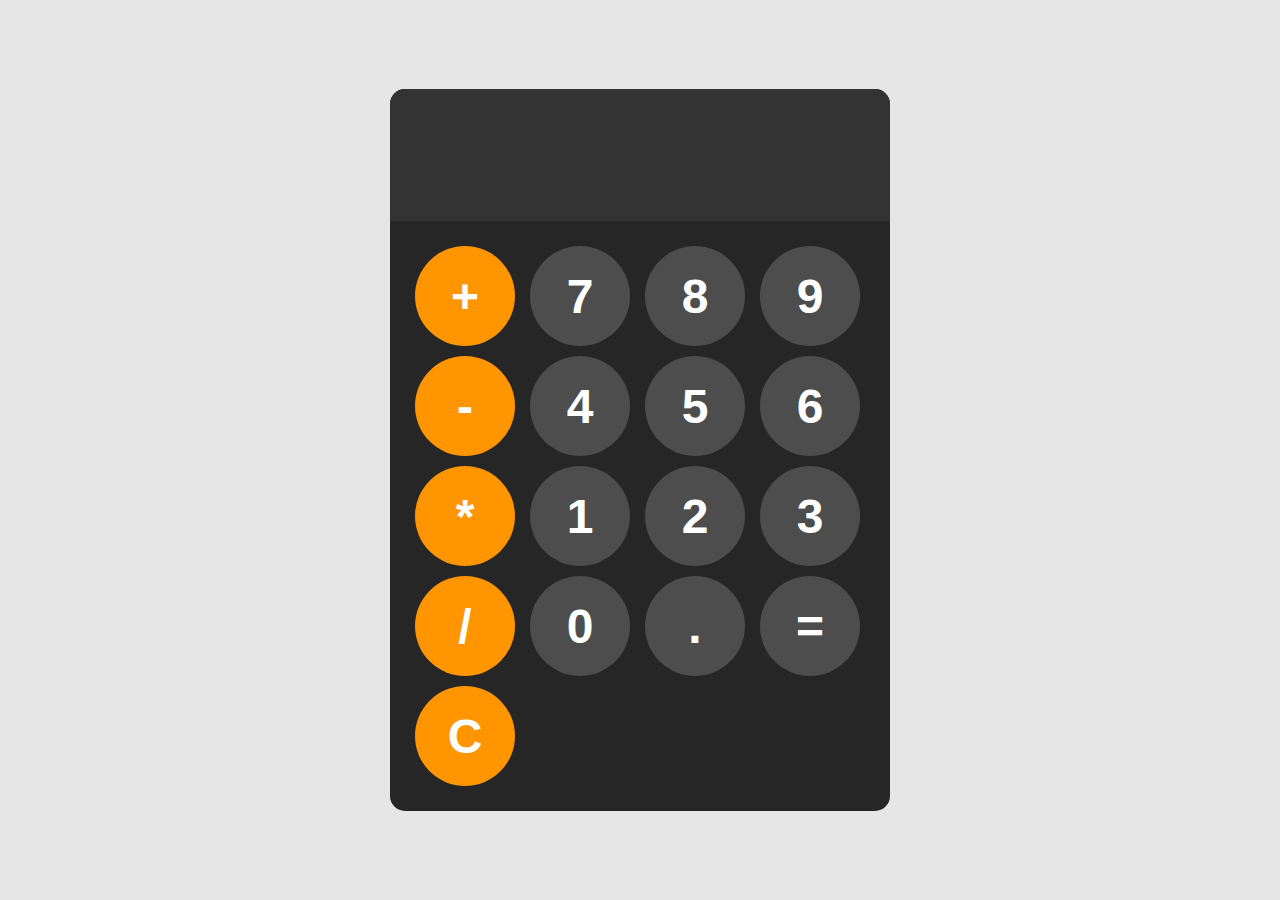
<file: calculator program/index.html>
<!DOCTYPE html>
<html lang="en">
<head>
    <meta charset="UTF-8">
    <meta name="viewport" content="width=device-width, initial-scale=1.0">
    <title>Calculator Program</title>
    <link rel="stylesheet" href="styles.css">
</head>
<body>

    <div id="calculator">
        <input id="display" readonly>
        <div id="keys">
            <button onclick="appendToDisplay('+')" class="operator-btn">+</button>
            <button onclick="appendToDisplay('7')">7</button>
            <button onclick="appendToDisplay('8')">8</button>
            <button onclick="appendToDisplay('9')">9</button>
            <button onclick="appendToDisplay('-')" class="operator-btn">-</button>
            <button onclick="appendToDisplay('4')">4</button>
            <button onclick="appendToDisplay('5')">5</button>
            <button onclick="appendToDisplay('6')">6</button>
            <button onclick="appendToDisplay('*')" class="operator-btn">*</button>
            <button onclick="appendToDisplay('1')">1</button>
            <button onclick="appendToDisplay('2')">2</button>
            <button onclick="appendToDisplay('3')">3</button>
            <button onclick="appendToDisplay('/')" class="operator-btn">/</button>
            <button onclick="appendToDisplay('0')">0</button>
            <button onclick="appendToDisplay('.')">.</button>
            <button onclick="calculate()">=</button>
            <button onclick="clearDisplay()" class="operator-btn">C</button>
        </div>
    </div>

    <script src="cp.js"></script>    
</body>
</html>
</file>
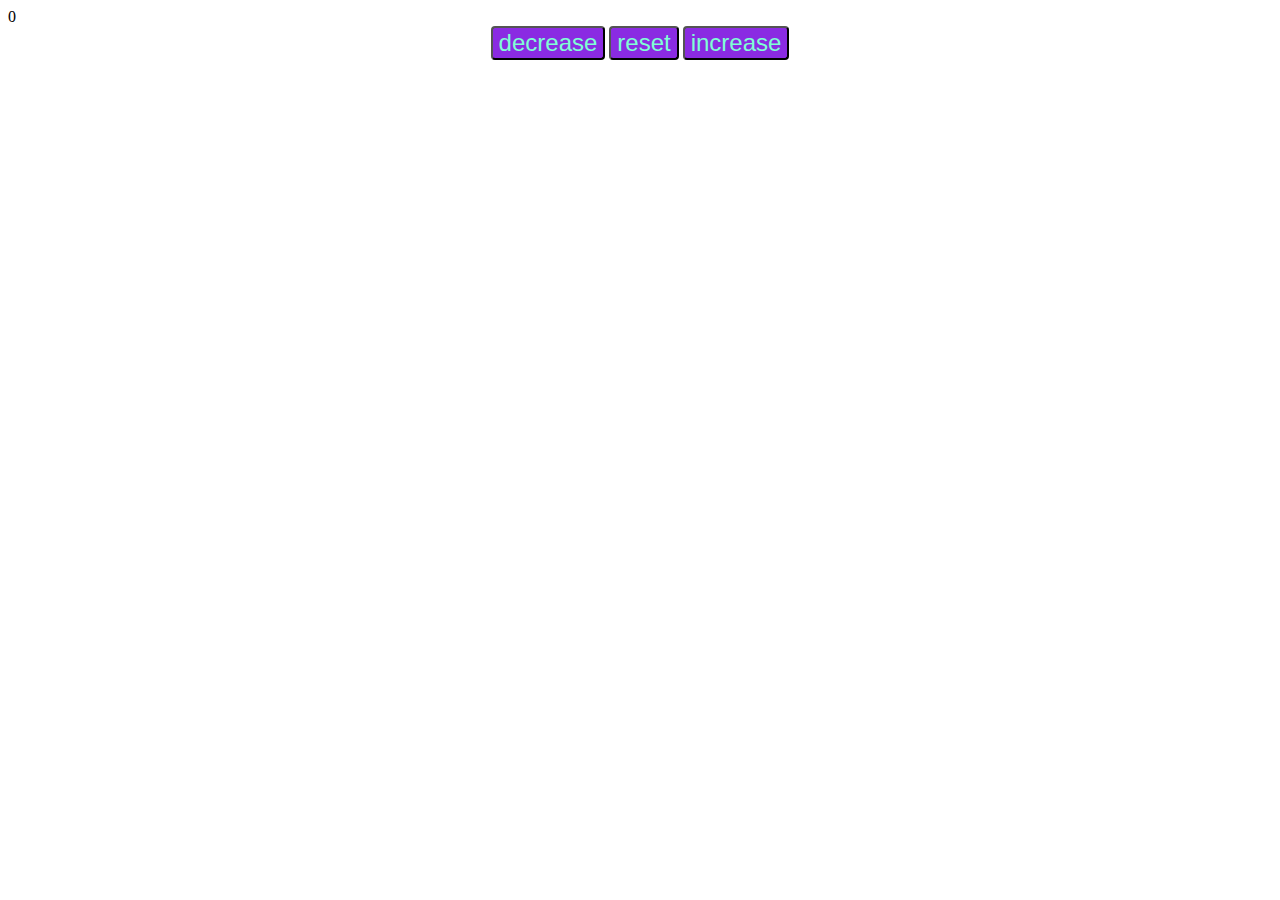
<file: counter program/index.html>
<!DOCTYPE html>
<html lang="en">
<head>
    <meta charset="UTF-8">
    <meta name="viewport" content="width=device-width, initial-scale=1.0">
    <title>Website</title>
    <link rel="stylesheet" href="style.css">
</head>
<body>
    <label id="countlabel">0</label><br>
    <div id="btnContainer">
        <button id="decreaseBtn" class="buttons">decrease</button>
        <button id="resetBtn" class="buttons">reset</button>
        <button id="increaseBtn" class="buttons">increase</button>
    </div>
    

    <script src="index.js"></script> 
    
</body>
</html>
</file>
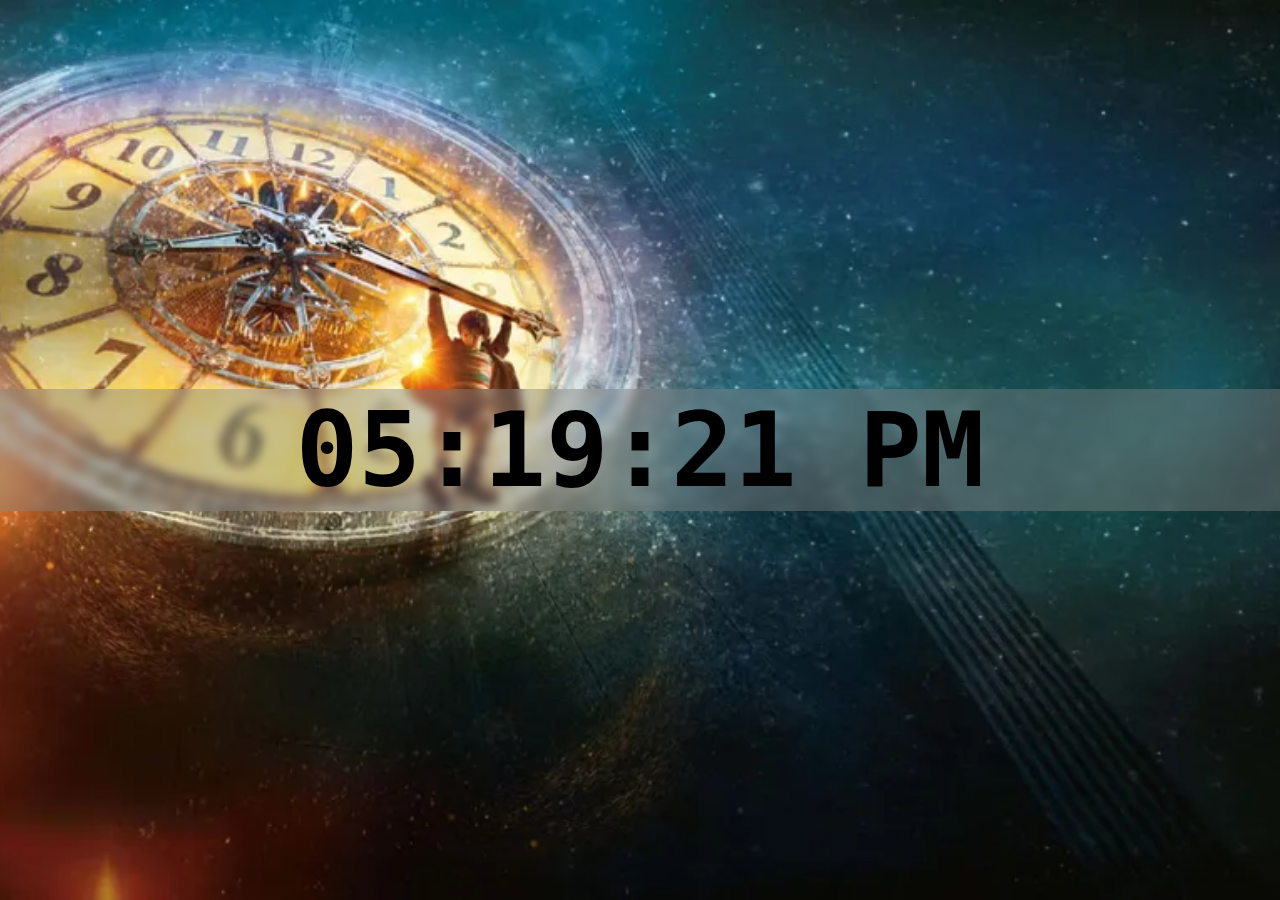
<file: Digital Clock program/index.html>
<!DOCTYPE html>
<html lang="en">
<head>
    <meta charset="UTF-8">
    <meta name="viewport" content="width=device-width, initial-scale=1.0">
    <title>Digital Clock</title>
    <link rel="stylesheet" href="style.css">
</head>
<body>

    <div id="clock-container">
        <div id="clock">00:00:00</div>
    </div>

    <script src="dcp.js"></script>
</body>
</html>
</file>
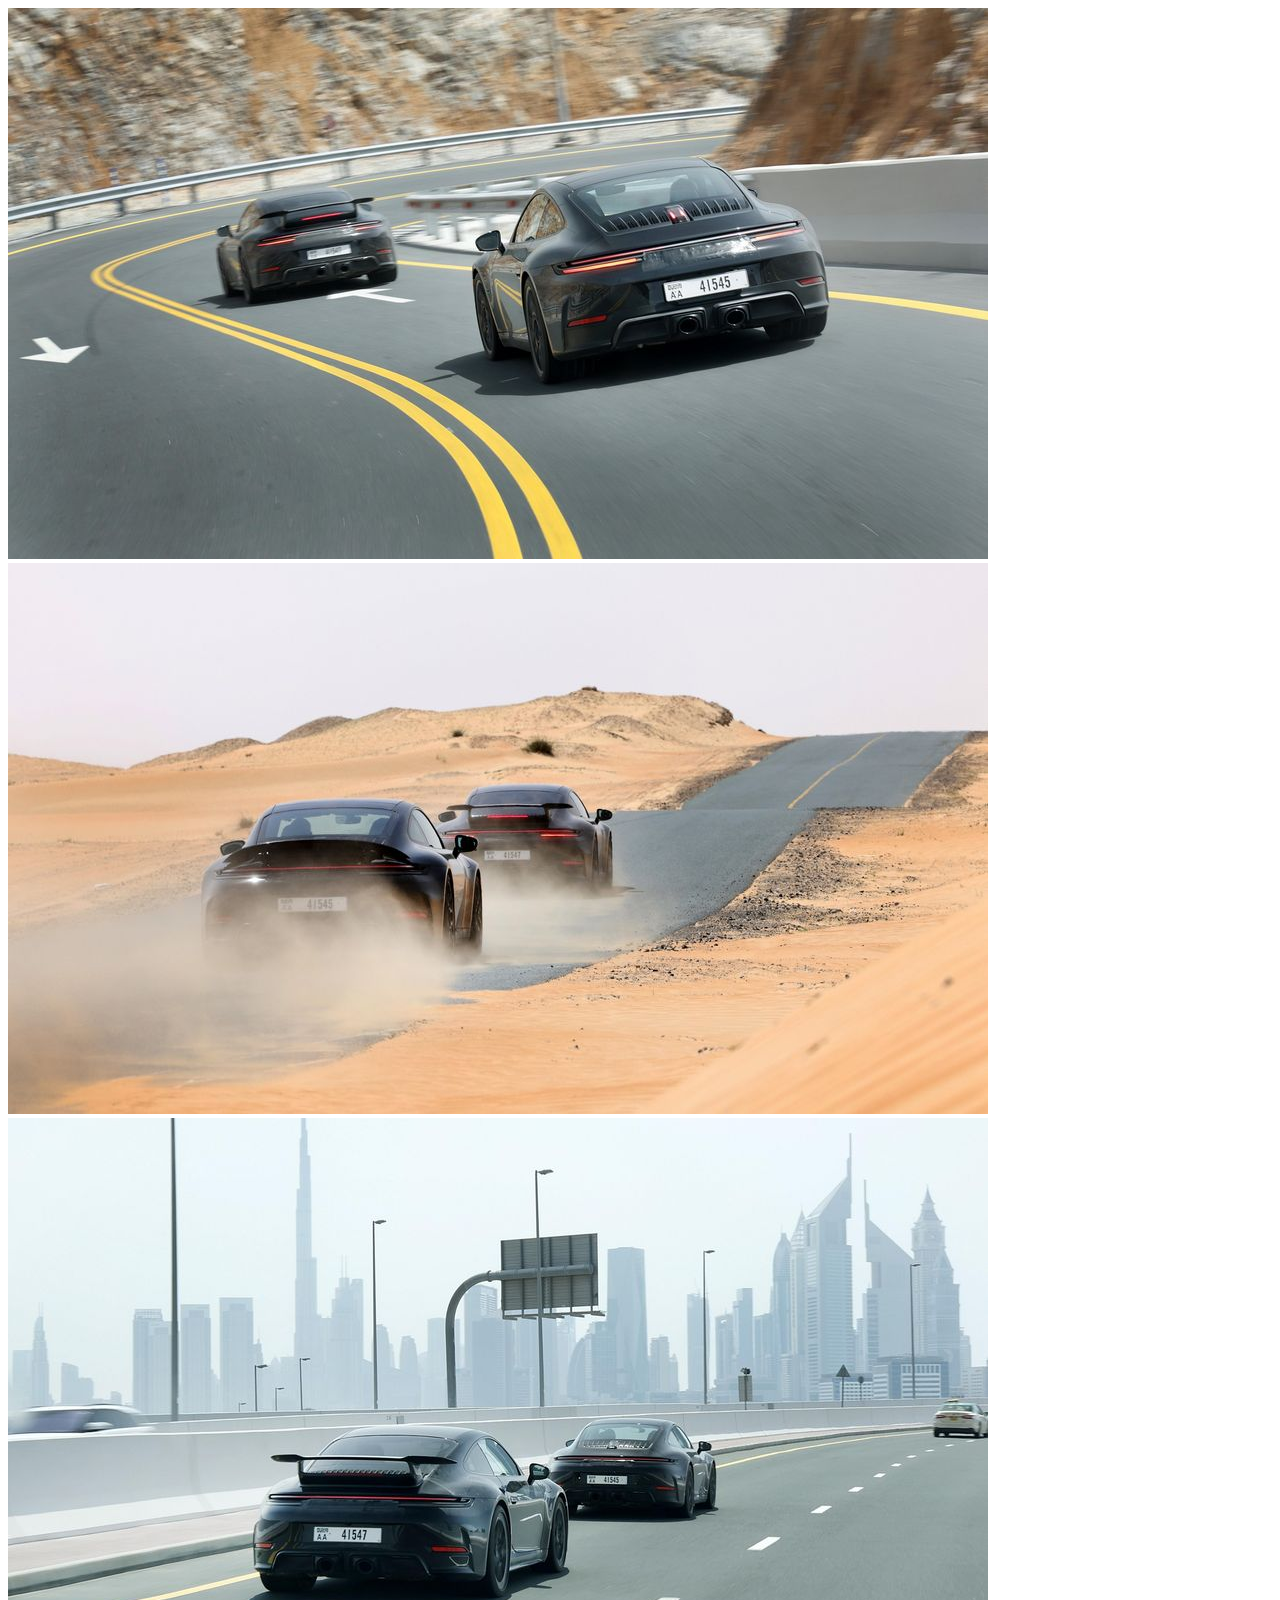
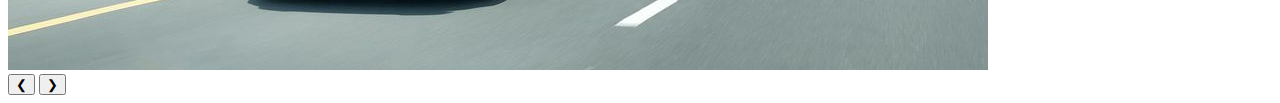
<file: Image Slider/index.html>
<!DOCTYPE html>
<html lang="en">
<head>
    <meta charset="UTF-8">
    <meta name="viewport" content="width=device-width, initial-scale=1.0">
    <title>Image Slider</title>
    <link rel="stylesheets" href="styles.css">
</head>
<body>
    <div class="slider">
        <div class="slides">
            <img class="slide" src="img-8.jpg" alt="Image #1">
            <img class="slide" src="img-9.jpg" alt="Image #2">
            <img class="slide" src="img-10.jpg" alt="Image #3">
        </div>
        <button class="prev" onclick="prevSlide()">&#10094</button>
        <button class="next" onclick="nextSlide()">&#10095</button>
    </div>

    <script src="imgslider.js"></script>    
</body>
</html>
</file>
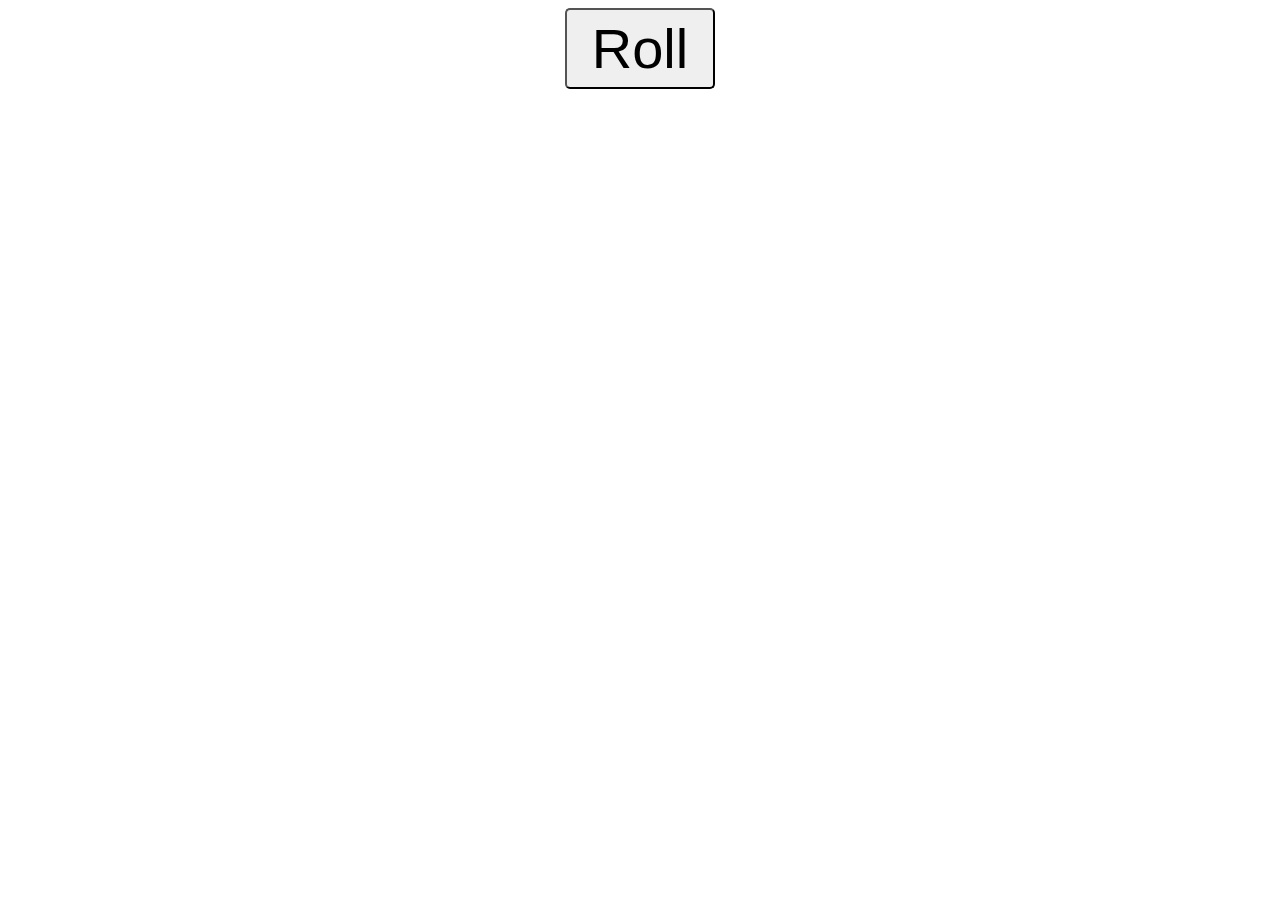
<file: random number generator/index.html>
<!DOCTYPE html>
<html lang="en">
<head>
    <meta charset="UTF-8">
    <meta name="viewport" content="width=device-width, initial-scale=1.0">
    <title>Random Number Generator</title>
    <link rel="stylesheet" href="style.css">
</head>
<body>
    <button id="myButton"> Roll </button><br>
    <label id="myLabel"></label>
    <script src="index.js"></script>
    
</body>
</html>
</file>
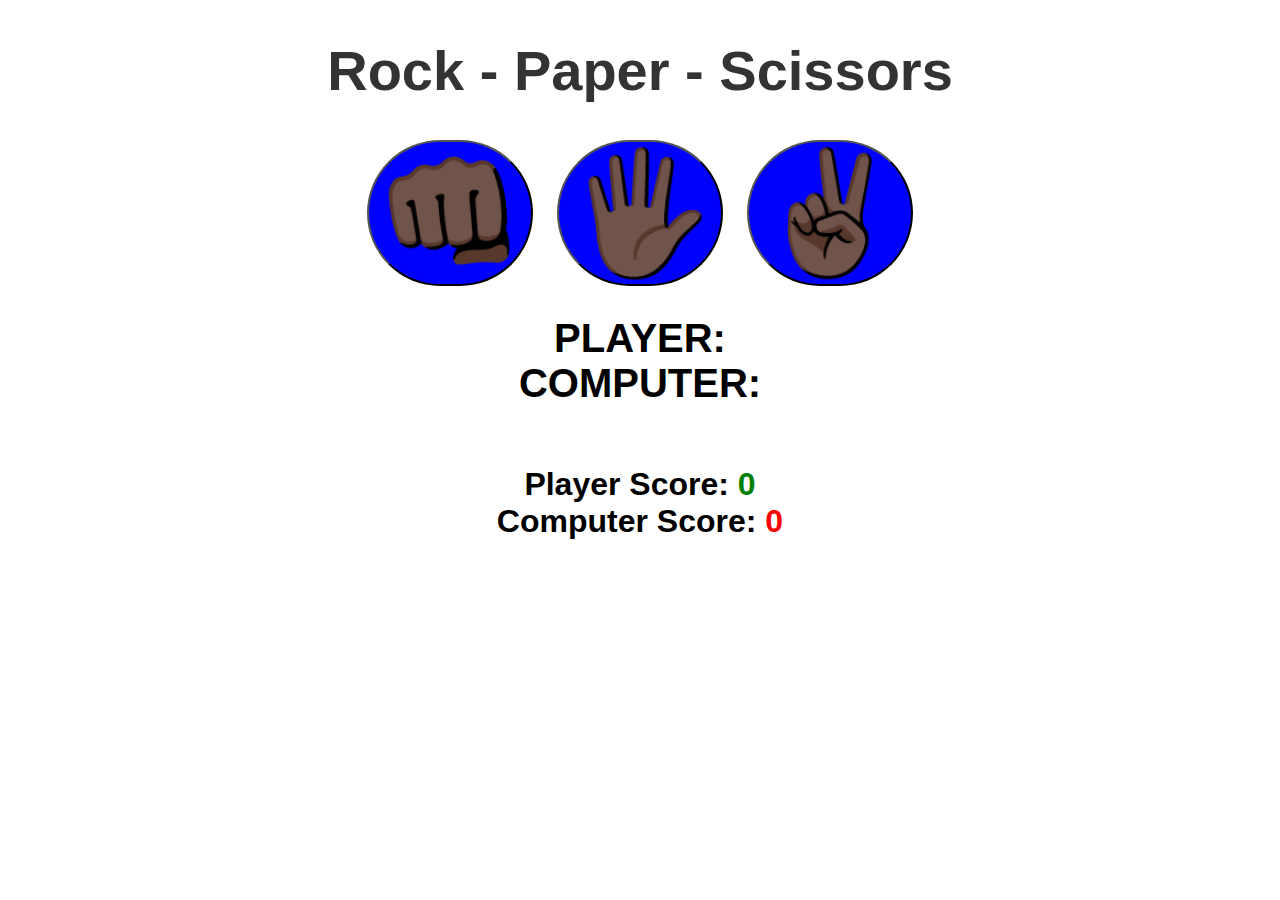
<file: Rock-paper-scissors game/index.html>
<!DOCTYPE html>
<html lang="en">
<head>
    <meta charset="UTF-8">
    <meta name="viewport" content="width=device-width, initial-scale=1.0">
    <title>Rock-Paper-Scissors Game</title>
    <link rel="stylesheet" href="styles.css">
</head>
<body>

    <h1>Rock - Paper - Scissors</h1>
    <div class="choices">
        <button onclick="playGame('rock')">👊🏿</button>
        <button onclick="playGame('paper')">🖐🏿</button>
        <button onclick="playGame('scissors')">✌🏿</button>
    </div>
    <div id="playerDisplay">PLAYER: </div>
    <div id="computerDisplay">COMPUTER: </div>
    <div id="resultDisplay"></div>

    <div class="scoreDisplay"> Player Score: 
        <span id="playerScoreDisplay">0</span>
    </div>

    <div class="scoreDisplay"> Computer Score: 
        <span id="computerScoreDisplay">0</span>
    </div>

    <script src="rps.js"></script>    
</body>
</html>
</file>
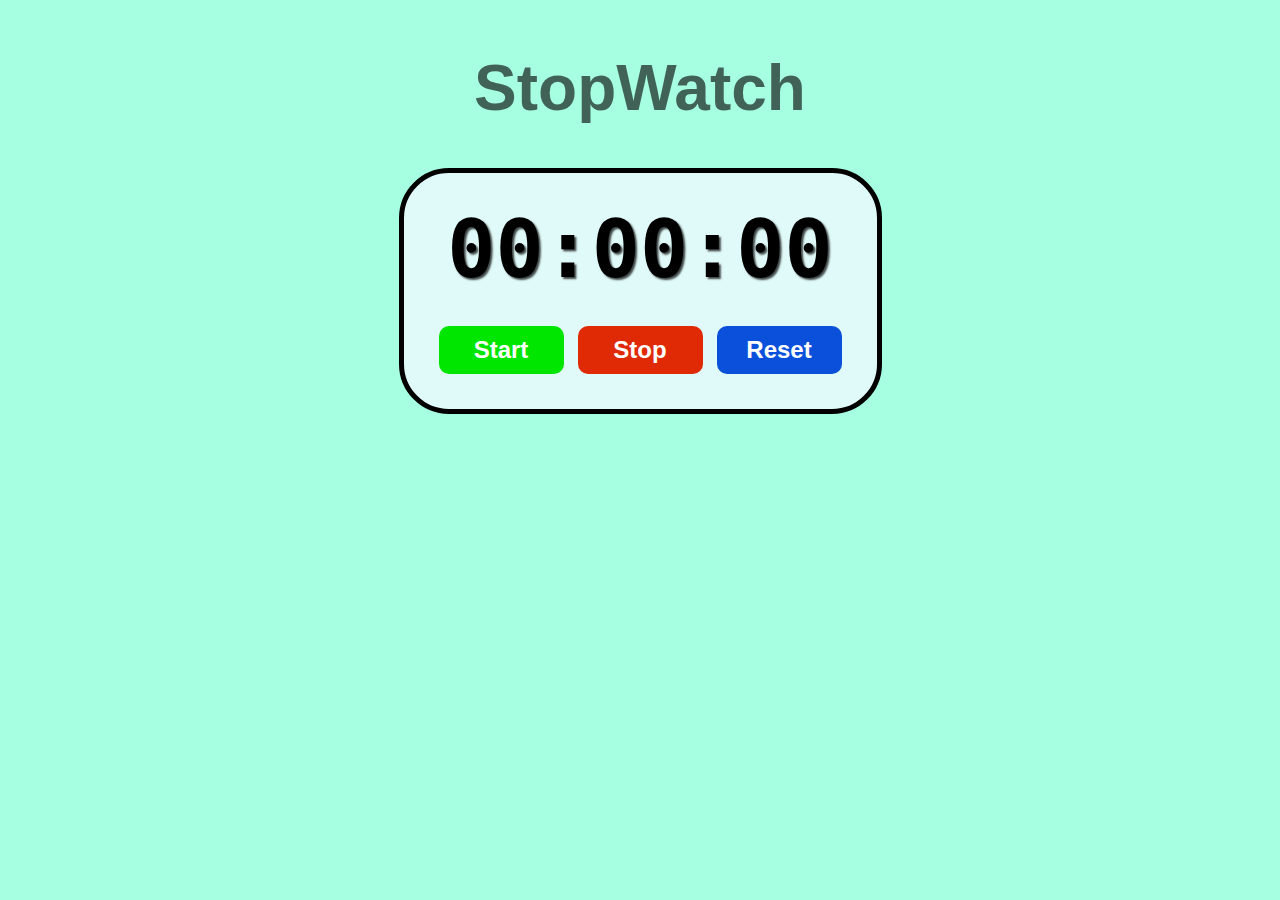
<file: stopwatch program/index.html>
<!DOCTYPE html>
<html lang="en">
<head>
    <meta charset="UTF-8">
    <meta name="viewport" content="width=device-width, initial-scale=1.0">
    <title>StopWatch program</title>
    <link rel="stylesheet" href="styles.css">
</head>
<body>
    
    <h1 id="myH1">StopWatch</h1>

    <div id="container">
        <div id="display">
            00:00:00
        </div>
        <div id="controls">
            <button id="startBtn" onclick="start()">Start</button>
            <button id="stopBtn" onclick="stop()">Stop</button>
            <button id="resetBtn" onclick="reset()">Reset</button>
        </div>
    </div>

    <script src="swp.js"></script>
</body>
</html>
</file>
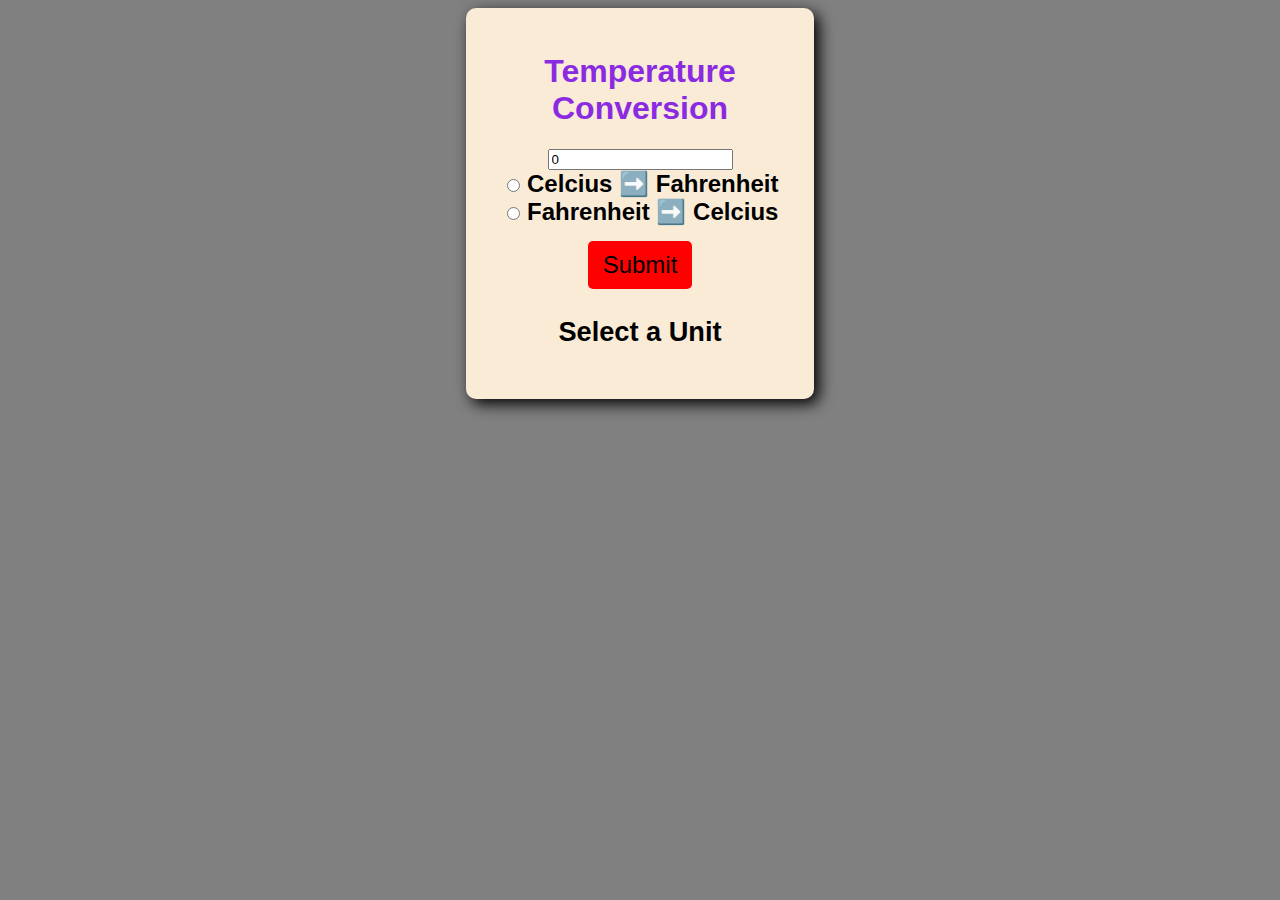
<file: temperature conversion program/index.html>
<!DOCTYPE html>
<html lang="en">
<head>
    <meta charset="UTF-8">
    <meta name="viewport" content="width=device-width, initial-scale=1.0">
    <title>Temperature Conversion</title>
    <link rel="stylesheet" href="style.css">
</head>
<body>
    <form>
        <h1>Temperature Conversion</h1>
        <input type="number" id="textBox" value="0"><br>

        <input type="radio" id="toFahrenheit" name="unit">
        <label for="toFahrenheit">Celcius ➡️ Fahrenheit</label><br>

        <input type="radio" id="toCelcius" name="unit">
        <label for="toCelcius">Fahrenheit ➡️ Celcius</label><br>

        <button type="button" onclick="convert()">Submit</button>
        <p id="result">Select a Unit</p>
    </form>


    <script src="tcp.js"></script>
    
</body>
</html>
</file>
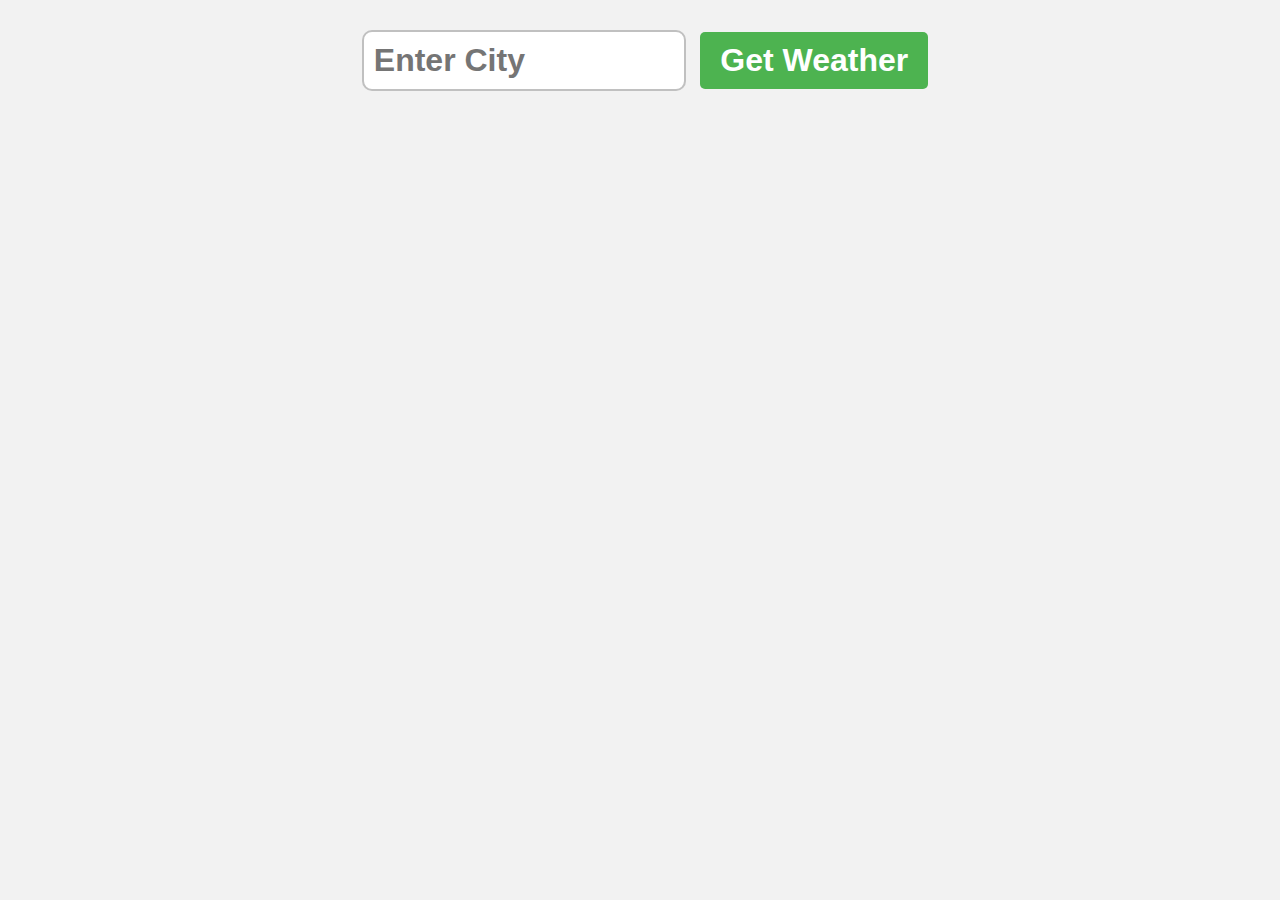
<file: weather-app/index.html>
<!DOCTYPE html>
<html lang="en">
<head>
    <meta charset="UTF-8">
    <meta name="viewport" content="width=device-width, initial-scale=1.0">
    <title>Weather App</title>
    <link rel="stylesheet" href="styles.css">
</head>
<body>
    <form class="weatherForm">
        <input type="text" class="cityInput" placeholder="Enter City">
        <button type="submit">Get Weather</button>
    </form>

    <div class="card" style="display: none;">

    </div>

    <script src="index.js"></script>    
</body>
</html>
</file>
<file: calculator program/styles.css>
body{
    margin: 0;
    display: flex;
    justify-content: center;
    align-items: center;
    height: 100vh;
    background-color: hsl(0, 0%, 90%);
}
#calculator{
    font-family: Arial, Helvetica, sans-serif;
    background-color: hsl(0, 0%, 15%);
    border-radius: 15px;
    max-width: 500px;
    overflow: hidden;
}
#display{
    width: 100%;
    padding: 20px;
    font-size: 5rem;
    text-align: left;
    border: none;
    background-color: hsl(0, 0%, 20%);
    color: white;

}
#keys{
    display: grid;
    grid-template-columns: repeat(4, 1fr);
    gap: 10px;
    padding: 25px;
}
button{
    width: 100px;
    height: 100px;
    border-radius: 50px;
    border: none;
    background-color: hsl(0, 0%, 30%);
    color: white;
    font-size: 3rem;
    font-weight: bold;
    cursor: pointer;
}
button:hover{
    background-color: hsl(0, 0%, 35%);
}
button:active{
    background-color: hsl(0, 0%, 50%);
}
.operator-btn{
    background-color: hsl(35, 100%, 50%);
}
.operator-btn:hover{
    background-color: hsl(35, 100%, 60%);
}
.operator-btn:active{
    background-color: hsl(35, 100%, 70%);
}
</file>
<file: counter program/style.css>
#countLabel{
    display: block;
    text-align: center;
    font-size: 10em;
    font-family: Arial, Helvetica, sans-serif;
}

#btnContainer{
    text-align: center;
}

.buttons{
    padding: 10p 20px;
    font-size: 1.5em;
    color: aquamarine;
    background-color: blueviolet;
    border-radius: 4px;
    cursor: pointer;
    transition: background-color 0.25s;
}

.buttons:hover{
    background-color: blue;
}
</file>
<file: Digital Clock program/style.css>
body{
    background-image: url(background.webp);
    background-position: center;
    background-repeat: no-repeat;
    background-size: cover;
    background-attachment: fixed;
    margin: 0;
}
#clock-container{
    display: flex;
    justify-content: center;
    align-items: center;
    font-size: large;
    height: 100vh;
    
}
#clock{
    font-family: monospace;
    font-size: 6.5rem;
    font-weight: bold;
    backdrop-filter: blur(5px);
    width: 100%;
    background-color: rgba(128, 128, 128, 0.418);
    text-align: center;

}
</file>
<file: Image Slider/styles.css>
.slider{
    position: relative;
    width: 100%;
    margin: auto;
    overflow: hidden;
}
.slider img{
    width: 100%;
    display: none;
}
img.displaySlide{
    display: block;
}
.slider button{
    position: absolute;
    top: 50%;
    transform: translateY(-50%);
    font-size: 2rem;
}
</file>
<file: random number generator/style.css>
body{
    font-family: Tahoma;
    text-align: center;
}
#myButton{
    font-size: 3.5em;
    padding: 6px 25px;
    border-radius: 5px; 
}
#myLabel{
    font-size: 3em;
}
</file>
<file: Rock-paper-scissors game/styles.css>
body{
    font-family: Arial, Helvetica, sans-serif;
    font-weight: bold;
    margin: 0;
    display: flex;
    flex-direction: column;
    align-items: center;
}
h1{
    font-size: 3.5rem;
    color: hsl(0, 0%, 20%);
}
.choices{
    margin-bottom: 30px;
}
.choices button{
    font-size: 7.5rem;
    min-width: 160px;
    margin: 0 10px;
    border-radius: 250px;
    background-color: hsl(240, 100%, 50%);
    cursor: pointer;
    transition: background-color 0.5s ease;
}
.choices button:hover{
    background-color: hsl(240, 100%, 70%);
}
#playerDisplay, #computerDisplay{
    font-size: 2.5rem;
}
#resultDisplay{
    font-size: 5rem;
    margin: 30px 0;
}
.scoreDisplay{
    font-size: 2rem;

}
.greenText, #playerScoreDisplay{
    color: green;
}
.redText, #computerScoreDisplay{
    color: red;
}
</file>
<file: stopwatch program/styles.css>
body{
    display: flex;
    flex-direction: column;
    align-items: center;
    background-color: rgba(127, 255, 212, 0.692);
}
#myH1{
    font-size: 4rem;
    font-family: Arial, Helvetica, sans-serif;
    color: rgba(0, 0, 0, 0.61);
}
#container{
    display: flex;
    flex-direction: column;
    align-items: center;
    padding: 30px;
    border: 5px solid;
    border-radius: 50px;
    background-color: rgba(240, 248, 255, 0.781);
}
#display{
    font-size: 5rem;
    font-family: monospace;
    font-weight: bold;
    color:hsla(0, 0%, 30px, 0.25);
    text-shadow: 2px 2px 2px rgba(0, 0, 0, 0.719);
    margin-bottom: 25px;
}
#controls button{
    font-size: 1.5rem;
    font-weight: bold;
    padding: 10px 20px;
    margin: 5px;
    min-width: 125px;
    border: none;
    border-radius: 10px;
    cursor: pointer;
    color: white;
    transition: background-color 0.5s ease;
}

#startBtn{
    background-color: hsl(120, 100%, 45%);
}
#startBtn:hover{
    background-color: hsl(120, 100%, 30%);
}
#stopBtn{
    background-color: hsl(10, 95%, 45%);
}
#stopBtn:hover{
    background-color: hsl(10, 90%, 30%);
}
#resetBtn{
    background-color: hsl(220, 90%, 45%);
}
#resetBtn:hover{
    background-color: hsl(220, 90%, 30%);
}
</file>
<file: temperature conversion program/style.css>
body{
    font-family: Arial, Helvetica, sans-serif;
    background-color: gray;
}

h1{
    color: blueviolet;
}

form{
    background-color: antiquewhite;
    text-align: center;
    max-width: 300px;
    margin: auto;
    padding: 24px;
    border-radius: 10px;
    box-shadow: 5px 5px 15px;
}

#textbox{
    width: 50%;
    text-align: center;
    font-size: 2em;
    border: 2px solid rgba(0, 0, 0, 0.87);
    border-radius: 3px;
    margin-bottom: 13px;

}

label{
    font-size: 1.5em;
    font-weight: bold;
}

button{
    margin-top: 15px;
    background-color: red;
    font-size: 1.5em;
    border: none;
    padding: 10px 15px;
    border-radius: 5px;
    cursor: pointer;
}

button:hover{
background-color: rgba(255, 0, 0, 0.356);
}

#result{
    font-size: 1.7em;
    font-weight: bold;
}
</file>
<file: weather-app/styles.css>
body{
    font-family: Arial, Helvetica, sans-serif;
    background-color: hsl(0, 0%, 95%);
    margin: 0;
    display: flex;
    flex-direction: column;
    align-items: center;
}
.weatherForm{
    margin: 20px;
}
.cityInput{
    padding: 10px;
    font-size: 2rem;
    font-weight: bold;
    border: 2px solid hsla(0, 0%, 20%, 0.308);
    border-radius: 10px;
    margin: 10px;
    width: 300px;
}
button[type="submit"]{
    padding: 10px 20px;
    font-weight: bold;
    font-size: 2rem;
    background-color: hsl(122, 40%, 50%);
    color: white;
    border: none;
    border-radius: 5px;
    cursor: pointer;
}
button[type="submit"]:hover{
    background-color: hsl(122, 40%, 40%);
}
.card{
    background: linear-gradient(180deg, hsl(200, 100%, 75%), hsl(40, 100%, 75%));
    padding: 50px;
    border-radius: 10px;
    box-shadow: 2px 2px 5px hsla(0, 0%, 0%, 0.507);
    min-width: 300px;
    display: flex;
    flex-direction: column;
    align-items: center;
}
h1{
    font-size: 3.5rem;
    margin-top: 0;
    margin-bottom: 25px;
}
p{
    font-size: 1.5rem;
    margin: 5px 0;

}
.cityDisplay, .tempDisplay{
    font-size: 3.5rem;
    font-weight: bold;
    color: hsla(0, 0%, 0%, 0.74);
    margin-bottom: 25px;
}
.humidityDisplay{
    font-weight: bold;
    margin-bottom: 25px;
}
.descDisplay{
    font-style: italic;
    font-weight: bold;
    font-size: 2rem;
}
.weatherEmoji{
    margin: 0;
    font-size: 7.5rem;
}
.errorDisplay{
    font-size: 2.5rem;
    font-weight: bold;
    color: hsla(0, 0%, 0%, 0.753);
}
</file>
